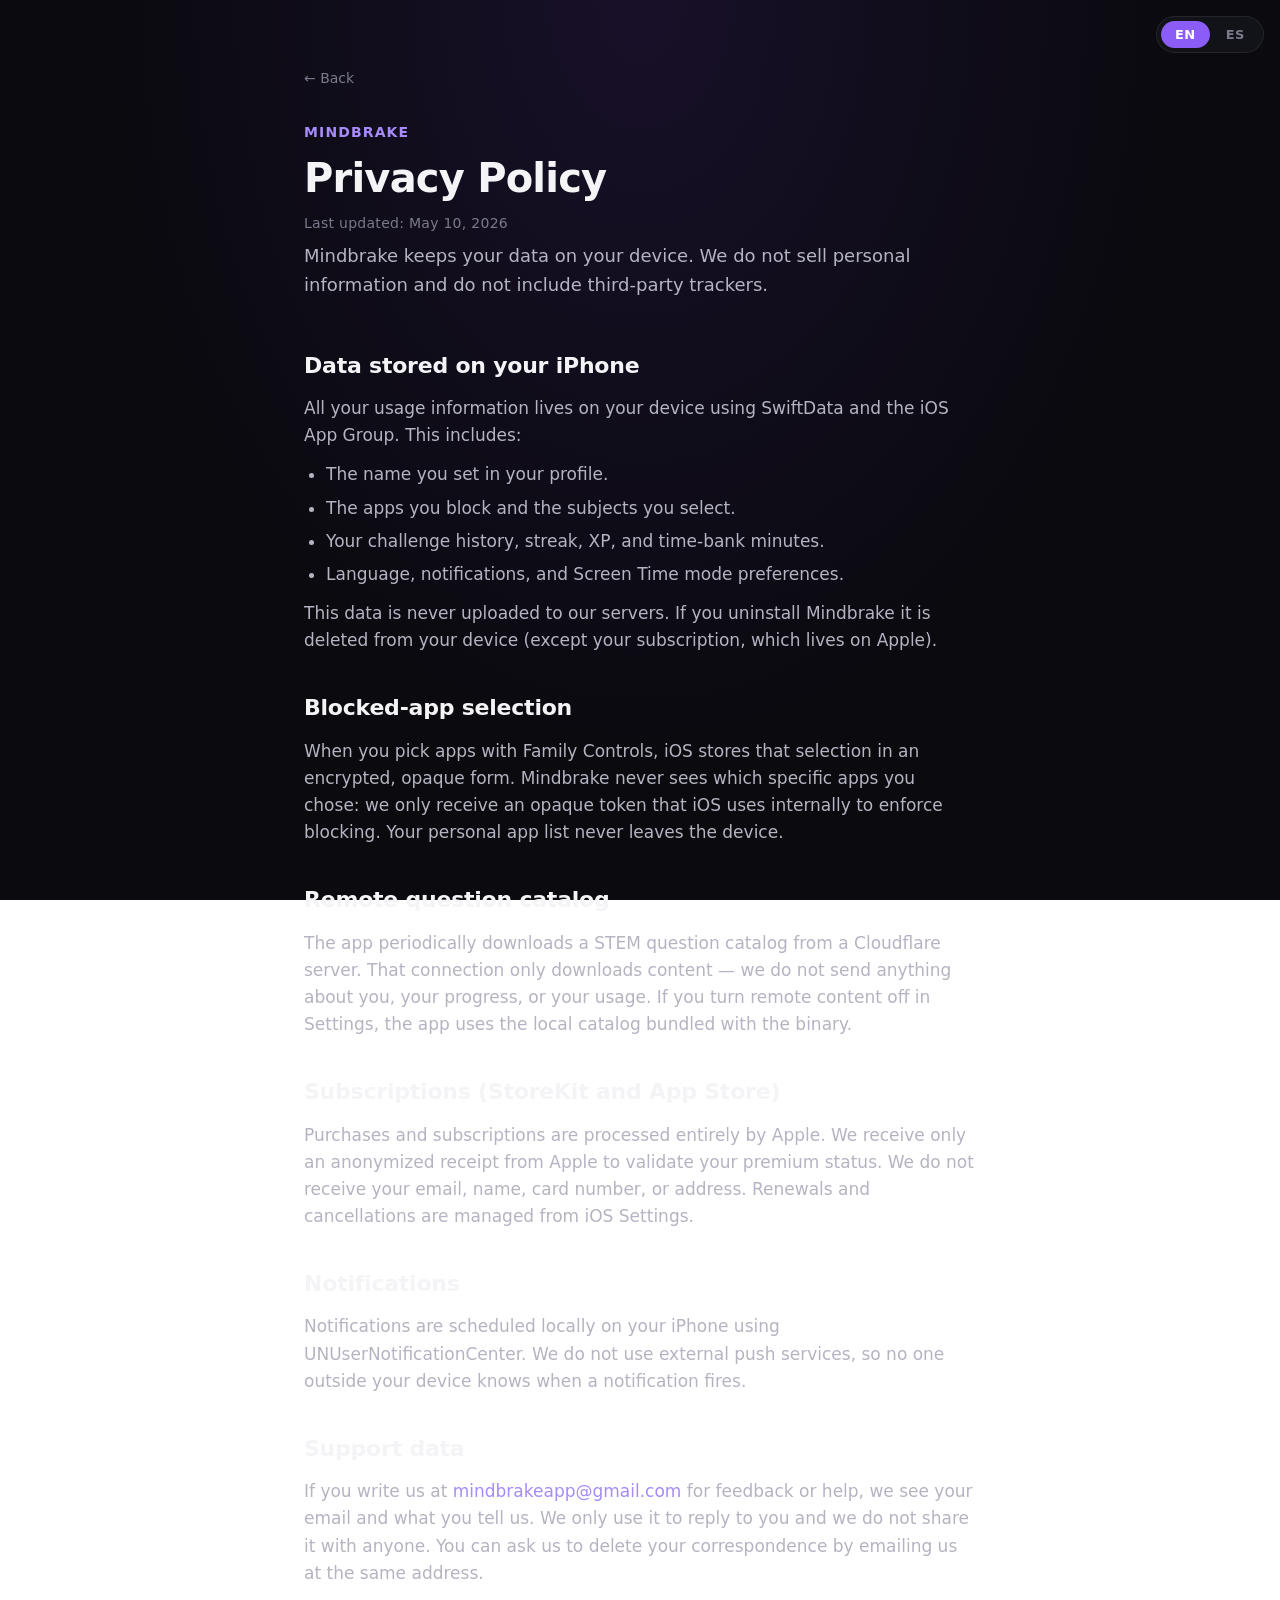
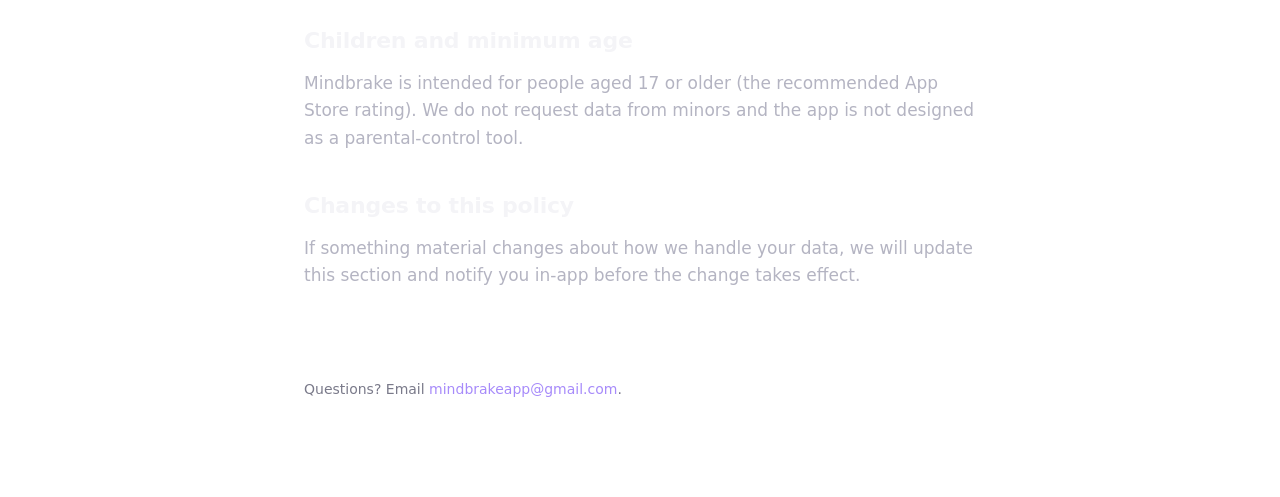
<file: privacy.html>
<!doctype html>
<html lang="en">
<head>
  <meta charset="utf-8">
  <meta name="viewport" content="width=device-width, initial-scale=1">
  <title>Privacy Policy — Mindbrake</title>
  <meta name="description" content="How Mindbrake handles your data — local-first, no third-party trackers.">
  <link rel="stylesheet" href="styles.css">
</head>
<body>
  <main class="wrap">
    <a class="back" href="index.html">
      <span data-lang="en">Back</span>
      <span data-lang="es">Volver</span>
    </a>

    <header class="hero">
      <div class="brand">Mindbrake</div>
      <h1>
        <span data-lang="en">Privacy Policy</span>
        <span data-lang="es">Política de Privacidad</span>
      </h1>
      <div class="updated">
        <span data-lang="en">Last updated: May 10, 2026</span>
        <span data-lang="es">Última actualización: 10 de mayo de 2026</span>
      </div>
      <p class="lede">
        <span data-lang="en">Mindbrake keeps your data on your device. We do not sell personal information and do not include third-party trackers.</span>
        <span data-lang="es">Mindbrake guarda tus datos en tu dispositivo. No vendemos información personal y no incluimos rastreadores de terceros.</span>
      </p>
    </header>

    <!-- EN content -->
    <div data-lang="en">
      <section>
        <h2>Data stored on your iPhone</h2>
        <p>All your usage information lives on your device using SwiftData and the iOS App Group. This includes:</p>
        <ul>
          <li>The name you set in your profile.</li>
          <li>The apps you block and the subjects you select.</li>
          <li>Your challenge history, streak, XP, and time-bank minutes.</li>
          <li>Language, notifications, and Screen Time mode preferences.</li>
        </ul>
        <p>This data is never uploaded to our servers. If you uninstall Mindbrake it is deleted from your device (except your subscription, which lives on Apple).</p>
      </section>

      <section>
        <h2>Blocked-app selection</h2>
        <p>When you pick apps with Family Controls, iOS stores that selection in an encrypted, opaque form. Mindbrake never sees which specific apps you chose: we only receive an opaque token that iOS uses internally to enforce blocking. Your personal app list never leaves the device.</p>
      </section>

      <section>
        <h2>Remote question catalog</h2>
        <p>The app periodically downloads a STEM question catalog from a Cloudflare server. That connection only downloads content — we do not send anything about you, your progress, or your usage. If you turn remote content off in Settings, the app uses the local catalog bundled with the binary.</p>
      </section>

      <section>
        <h2>Subscriptions (StoreKit and App Store)</h2>
        <p>Purchases and subscriptions are processed entirely by Apple. We receive only an anonymized receipt from Apple to validate your premium status. We do not receive your email, name, card number, or address. Renewals and cancellations are managed from iOS Settings.</p>
      </section>

      <section>
        <h2>Notifications</h2>
        <p>Notifications are scheduled locally on your iPhone using UNUserNotificationCenter. We do not use external push services, so no one outside your device knows when a notification fires.</p>
      </section>

      <section>
        <h2>Support data</h2>
        <p>If you write us at <a href="mailto:mindbrakeapp@gmail.com">mindbrakeapp@gmail.com</a> for feedback or help, we see your email and what you tell us. We only use it to reply to you and we do not share it with anyone. You can ask us to delete your correspondence by emailing us at the same address.</p>
      </section>

      <section>
        <h2>Children and minimum age</h2>
        <p>Mindbrake is intended for people aged 17 or older (the recommended App Store rating). We do not request data from minors and the app is not designed as a parental-control tool.</p>
      </section>

      <section>
        <h2>Changes to this policy</h2>
        <p>If something material changes about how we handle your data, we will update this section and notify you in-app before the change takes effect.</p>
      </section>
    </div>

    <!-- ES content -->
    <div data-lang="es">
      <section>
        <h2>Datos que se guardan en tu iPhone</h2>
        <p>Toda la información de tu uso vive en tu dispositivo usando SwiftData y el grupo de aplicaciones de iOS. Esto incluye:</p>
        <ul>
          <li>Nombre que decides poner en tu perfil.</li>
          <li>Apps que eliges bloquear y materias seleccionadas.</li>
          <li>Historial de retos, racha, XP y minutos del banco de tiempo.</li>
          <li>Preferencias de idioma, notificaciones y modo Screen Time.</li>
        </ul>
        <p>Estos datos no se suben a nuestros servidores. Si desinstalas Mindbrake se borran del dispositivo (con la excepción de tu suscripción, que vive en Apple).</p>
      </section>

      <section>
        <h2>Selección de apps bloqueadas</h2>
        <p>Cuando eliges apps con Family Controls, iOS guarda esa selección de forma cifrada y opaca. Mindbrake nunca ve qué apps específicas seleccionaste: solo recibe un identificador opaco que iOS usa internamente para aplicar el bloqueo. Tu lista de apps personales nunca sale del dispositivo.</p>
      </section>

      <section>
        <h2>Catálogo remoto de preguntas</h2>
        <p>La app descarga periódicamente un catálogo de preguntas STEM desde un servidor en Cloudflare. Esa conexión solo descarga contenido — no enviamos información sobre ti, tu progreso, ni tu uso. Si apagas el contenido remoto desde Ajustes, la app usa el catálogo local incluido en el binario.</p>
      </section>

      <section>
        <h2>Suscripciones (StoreKit y App Store)</h2>
        <p>Las compras y suscripciones se procesan en su totalidad por Apple. Nosotros recibimos de Apple únicamente un comprobante anonimizado para validar tu estado premium. No recibimos tu correo, nombre, número de tarjeta, ni dirección. Las renovaciones y cancelaciones se administran desde Ajustes de iOS.</p>
      </section>

      <section>
        <h2>Notificaciones</h2>
        <p>Las notificaciones se programan localmente en tu iPhone usando UNUserNotificationCenter. No usamos servicios push externos, así que nadie fuera de tu dispositivo sabe cuándo recibes una notificación.</p>
      </section>

      <section>
        <h2>Datos de soporte</h2>
        <p>Si nos escribes a <a href="mailto:mindbrakeapp@gmail.com">mindbrakeapp@gmail.com</a> por feedback o ayuda, vemos tu correo y lo que nos cuentes. Solo lo usamos para responderte y no lo compartimos con nadie. Puedes pedirnos que borremos tu correspondencia escribiéndonos al mismo correo.</p>
      </section>

      <section>
        <h2>Niños y edad mínima</h2>
        <p>Mindbrake está pensado para personas mayores de 17 años (es la clasificación de App Store recomendada). No solicitamos datos de menores y no diseñamos la app como herramienta de control parental.</p>
      </section>

      <section>
        <h2>Cambios a esta política</h2>
        <p>Si cambia algo sustancial sobre cómo manejamos tus datos, actualizaremos esta sección y te avisaremos dentro de la app antes del cambio.</p>
      </section>
    </div>

    <footer class="foot">
      <span data-lang="en">Questions? Email <a href="mailto:mindbrakeapp@gmail.com">mindbrakeapp@gmail.com</a>.</span>
      <span data-lang="es">¿Dudas? Escríbenos a <a href="mailto:mindbrakeapp@gmail.com">mindbrakeapp@gmail.com</a>.</span>
    </footer>
  </main>

  <div class="lang-switch" role="group" aria-label="Language">
    <button data-set-lang="en">EN</button>
    <button data-set-lang="es">ES</button>
  </div>

  <script src="lang.js"></script>
</body>
</html>
</file>
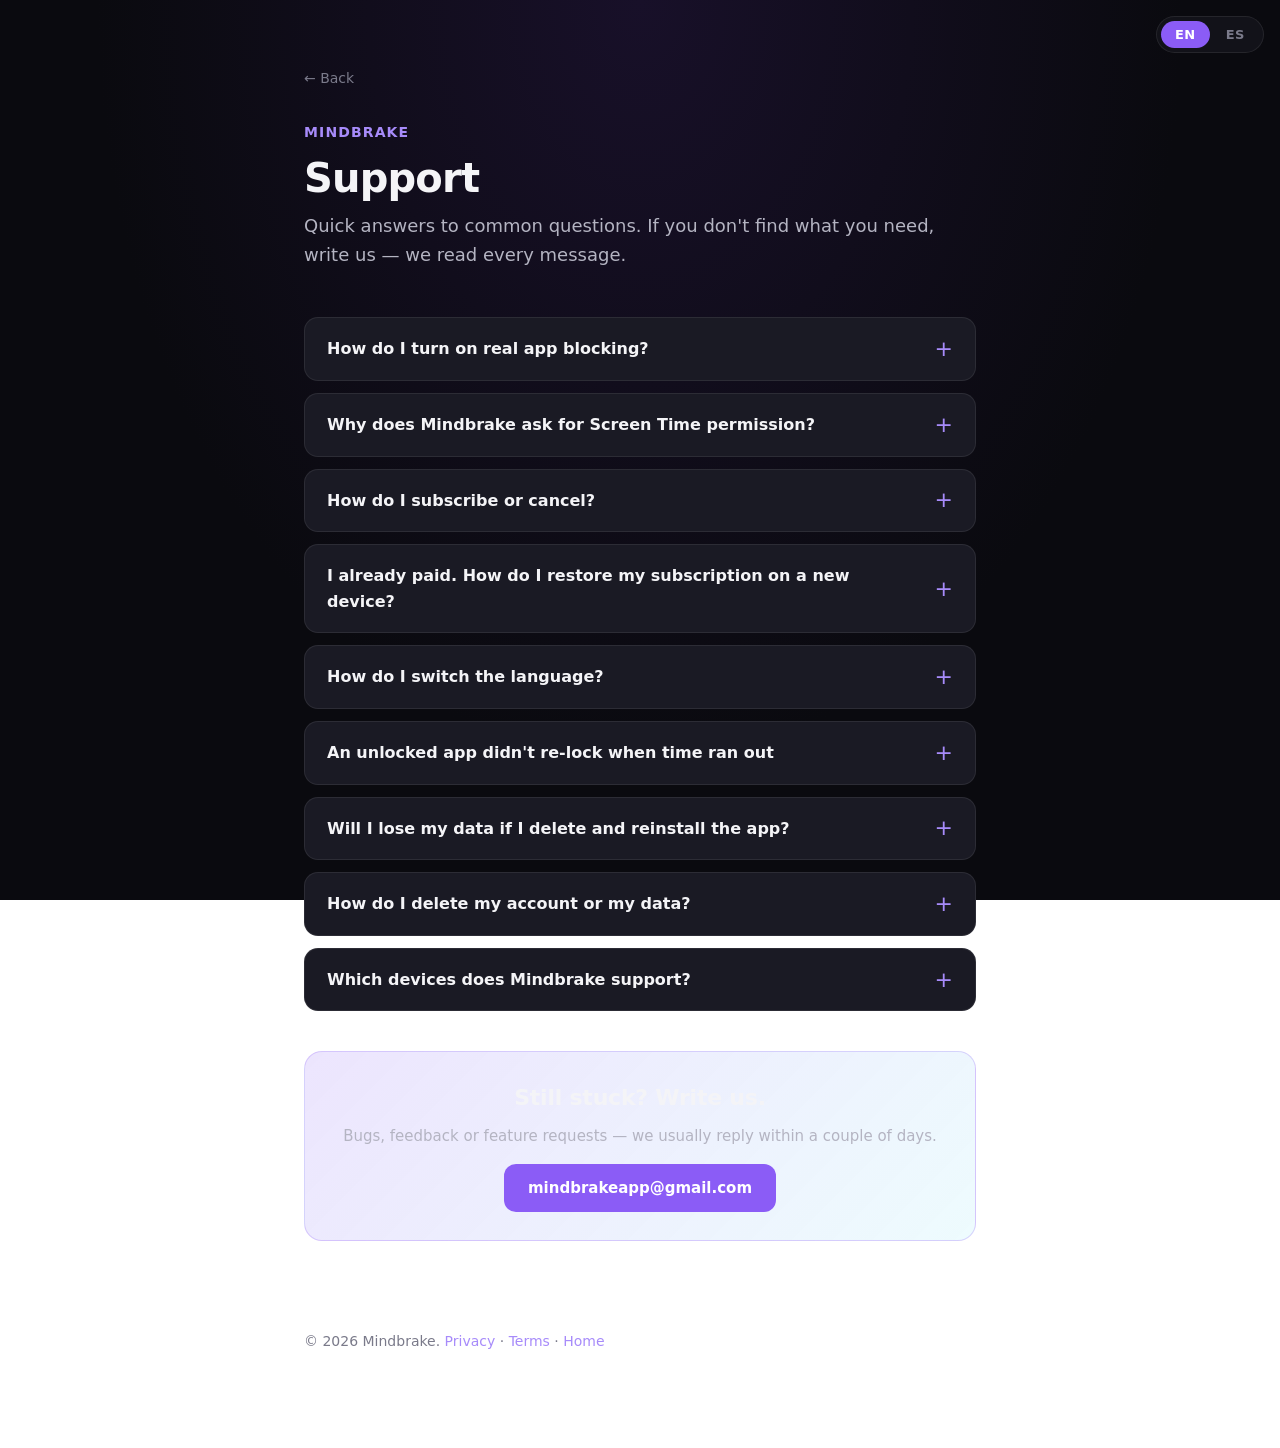
<file: support.html>
<!doctype html>
<html lang="en">
<head>
  <meta charset="utf-8">
  <meta name="viewport" content="width=device-width, initial-scale=1">
  <title>Support — Mindbrake</title>
  <meta name="description" content="Help and support for the Mindbrake iOS app — answers to common questions and how to reach us.">
  <meta name="theme-color" content="#0a0a0f">
  <link rel="icon" type="image/png" href="assets/icon.png">
  <link rel="apple-touch-icon" href="assets/icon.png">
  <link rel="stylesheet" href="styles.css">
</head>
<body>
  <main class="wrap">
    <a class="back" href="index.html">
      <span data-lang="en">Back</span>
      <span data-lang="es">Volver</span>
    </a>

    <header class="hero">
      <div class="brand">Mindbrake</div>
      <h1>
        <span data-lang="en">Support</span>
        <span data-lang="es">Soporte</span>
      </h1>
      <p class="lede" data-i18n>
        <span data-lang="en">Quick answers to common questions. If you don't find what you need, write us — we read every message.</span>
        <span data-lang="es">Respuestas rápidas a preguntas comunes. Si no encuentras lo que necesitas, escríbenos — leemos cada mensaje.</span>
      </p>
    </header>

    <div class="faq">

      <details>
        <summary data-i18n>
          <span data-lang="en">How do I turn on real app blocking?</span>
          <span data-lang="es">¿Cómo activo el bloqueo real de apps?</span>
        </summary>
        <div class="answer">
          <span data-lang="en">In the app, go to <strong>Settings → Real Screen Time</strong> and grant permission when iOS asks. Then open <strong>Controlled apps</strong> and pick which apps you want to block. From that point on, opening those apps will trigger a shield with a Mindbrake challenge.</span>
          <span data-lang="es">En la app entra a <strong>Ajustes → Screen Time real</strong> y otorga el permiso cuando iOS te lo pida. Luego abre <strong>Apps controladas</strong> y elige cuáles quieres bloquear. A partir de ahí, abrir esas apps disparará un escudo con un reto de Mindbrake.</span>
        </div>
      </details>

      <details>
        <summary data-i18n>
          <span data-lang="en">Why does Mindbrake ask for Screen Time permission?</span>
          <span data-lang="es">¿Por qué Mindbrake pide permiso de Screen Time?</span>
        </summary>
        <div class="answer">
          <span data-lang="en">Apple's Screen Time framework is the only way to apply a real block on third-party apps. Mindbrake uses it to show its shield instead of the app you tried to open. Your activity stays on your device — Mindbrake does not send your app usage anywhere.</span>
          <span data-lang="es">El framework Screen Time de Apple es la única forma de aplicar un bloqueo real sobre apps de terceros. Mindbrake lo usa para mostrar su escudo en vez de la app que intentaste abrir. Tu actividad se queda en tu dispositivo — Mindbrake no envía tu uso de apps a ningún lado.</span>
        </div>
      </details>

      <details>
        <summary data-i18n>
          <span data-lang="en">How do I subscribe or cancel?</span>
          <span data-lang="es">¿Cómo me suscribo o cancelo?</span>
        </summary>
        <div class="answer">
          <span data-lang="en">Subscriptions are managed by Apple. Open <strong>Settings → [your name] → Subscriptions</strong> on your iPhone to see Mindbrake, switch between monthly and annual, or cancel. Cancelling stops the renewal at the end of the current period; you keep access until then.</span>
          <span data-lang="es">Las suscripciones las maneja Apple. Abre <strong>Ajustes → [tu nombre] → Suscripciones</strong> en tu iPhone para ver Mindbrake, cambiar entre mensual y anual, o cancelar. Cancelar detiene la renovación al final del período actual; mantienes acceso hasta entonces.</span>
        </div>
      </details>

      <details>
        <summary data-i18n>
          <span data-lang="en">I already paid. How do I restore my subscription on a new device?</span>
          <span data-lang="es">Ya pagué. ¿Cómo restauro mi suscripción en otro dispositivo?</span>
        </summary>
        <div class="answer">
          <span data-lang="en">Sign in with the same Apple ID on the new iPhone and open Mindbrake. In most cases your subscription is recognized at launch. If it isn't, go to <strong>Settings → Subscription → Restore purchases</strong> inside the app.</span>
          <span data-lang="es">Inicia sesión con la misma Apple ID en el nuevo iPhone y abre Mindbrake. La mayoría de las veces tu suscripción se reconoce al abrir la app. Si no, entra a <strong>Ajustes → Suscripción → Restaurar compras</strong> dentro de la app.</span>
        </div>
      </details>

      <details>
        <summary data-i18n>
          <span data-lang="en">How do I switch the language?</span>
          <span data-lang="es">¿Cómo cambio el idioma?</span>
        </summary>
        <div class="answer">
          <span data-lang="en">Mindbrake picks Spanish or English based on your iPhone's region. To change it manually, go to <strong>Settings → Language</strong> inside the app.</span>
          <span data-lang="es">Mindbrake elige español o inglés según la región de tu iPhone. Para cambiarlo a mano, ve a <strong>Ajustes → Idioma</strong> dentro de la app.</span>
        </div>
      </details>

      <details>
        <summary data-i18n>
          <span data-lang="en">An unlocked app didn't re-lock when time ran out</span>
          <span data-lang="es">Una app desbloqueada no se volvió a bloquear cuando se acabó el tiempo</span>
        </summary>
        <div class="answer">
          <span data-lang="en">If you keep the app open across the expiration, iOS sometimes takes a few seconds to reapply the shield. Lock your iPhone or open Mindbrake and the shield will be there. If you see this repeatedly, write us with your iOS version.</span>
          <span data-lang="es">Si mantienes la app abierta cuando expira, iOS a veces tarda unos segundos en volver a aplicar el escudo. Bloquea tu iPhone o abre Mindbrake y el escudo regresará. Si te pasa repetidamente, escríbenos con tu versión de iOS.</span>
        </div>
      </details>

      <details>
        <summary data-i18n>
          <span data-lang="en">Will I lose my data if I delete and reinstall the app?</span>
          <span data-lang="es">¿Pierdo mis datos si borro y reinstalo la app?</span>
        </summary>
        <div class="answer">
          <span data-lang="en">Yes. Mindbrake stores your progress, time bank and stats on your device. Deleting the app removes that data and there is no cloud backup yet. We are working on iCloud sync.</span>
          <span data-lang="es">Sí. Mindbrake guarda tu progreso, banco de tiempo y estadísticas en tu dispositivo. Borrar la app elimina esos datos y por ahora no hay respaldo en la nube. Estamos trabajando en sincronización con iCloud.</span>
        </div>
      </details>

      <details>
        <summary data-i18n>
          <span data-lang="en">How do I delete my account or my data?</span>
          <span data-lang="es">¿Cómo elimino mi cuenta o mis datos?</span>
        </summary>
        <div class="answer">
          <span data-lang="en">Mindbrake doesn't require an account — there is no profile to delete. All your data lives on your device. To erase it, go to <strong>Settings → Reset data</strong> inside the app, or delete the app from your iPhone.</span>
          <span data-lang="es">Mindbrake no requiere cuenta — no hay perfil que borrar. Todos tus datos viven en tu dispositivo. Para borrarlos, ve a <strong>Ajustes → Restablecer datos</strong> dentro de la app, o elimina la app de tu iPhone.</span>
        </div>
      </details>

      <details>
        <summary data-i18n>
          <span data-lang="en">Which devices does Mindbrake support?</span>
          <span data-lang="es">¿Qué dispositivos soporta Mindbrake?</span>
        </summary>
        <div class="answer">
          <span data-lang="en">iPhone with iOS 17 or later. Mindbrake is iPhone only — no iPad or Mac version yet.</span>
          <span data-lang="es">iPhone con iOS 17 o posterior. Mindbrake es solo para iPhone — todavía no hay versión para iPad ni Mac.</span>
        </div>
      </details>

    </div>

    <div class="contact-card">
      <h2 data-i18n>
        <span data-lang="en">Still stuck? Write us.</span>
        <span data-lang="es">¿Sigues atorado? Escríbenos.</span>
      </h2>
      <p data-i18n>
        <span data-lang="en">Bugs, feedback or feature requests — we usually reply within a couple of days.</span>
        <span data-lang="es">Bugs, comentarios o ideas — normalmente respondemos en un par de días.</span>
      </p>
      <a class="email" href="mailto:mindbrakeapp@gmail.com?subject=Mindbrake%20support">mindbrakeapp@gmail.com</a>
    </div>

    <footer class="foot">
      <span data-lang="en">© 2026 Mindbrake. <a href="privacy.html">Privacy</a> · <a href="terms.html">Terms</a> · <a href="index.html">Home</a></span>
      <span data-lang="es">© 2026 Mindbrake. <a href="privacy.html">Privacidad</a> · <a href="terms.html">Términos</a> · <a href="index.html">Inicio</a></span>
    </footer>
  </main>

  <div class="lang-switch" role="group" aria-label="Language">
    <button data-set-lang="en">EN</button>
    <button data-set-lang="es">ES</button>
  </div>

  <script src="lang.js"></script>
</body>
</html>
</file>
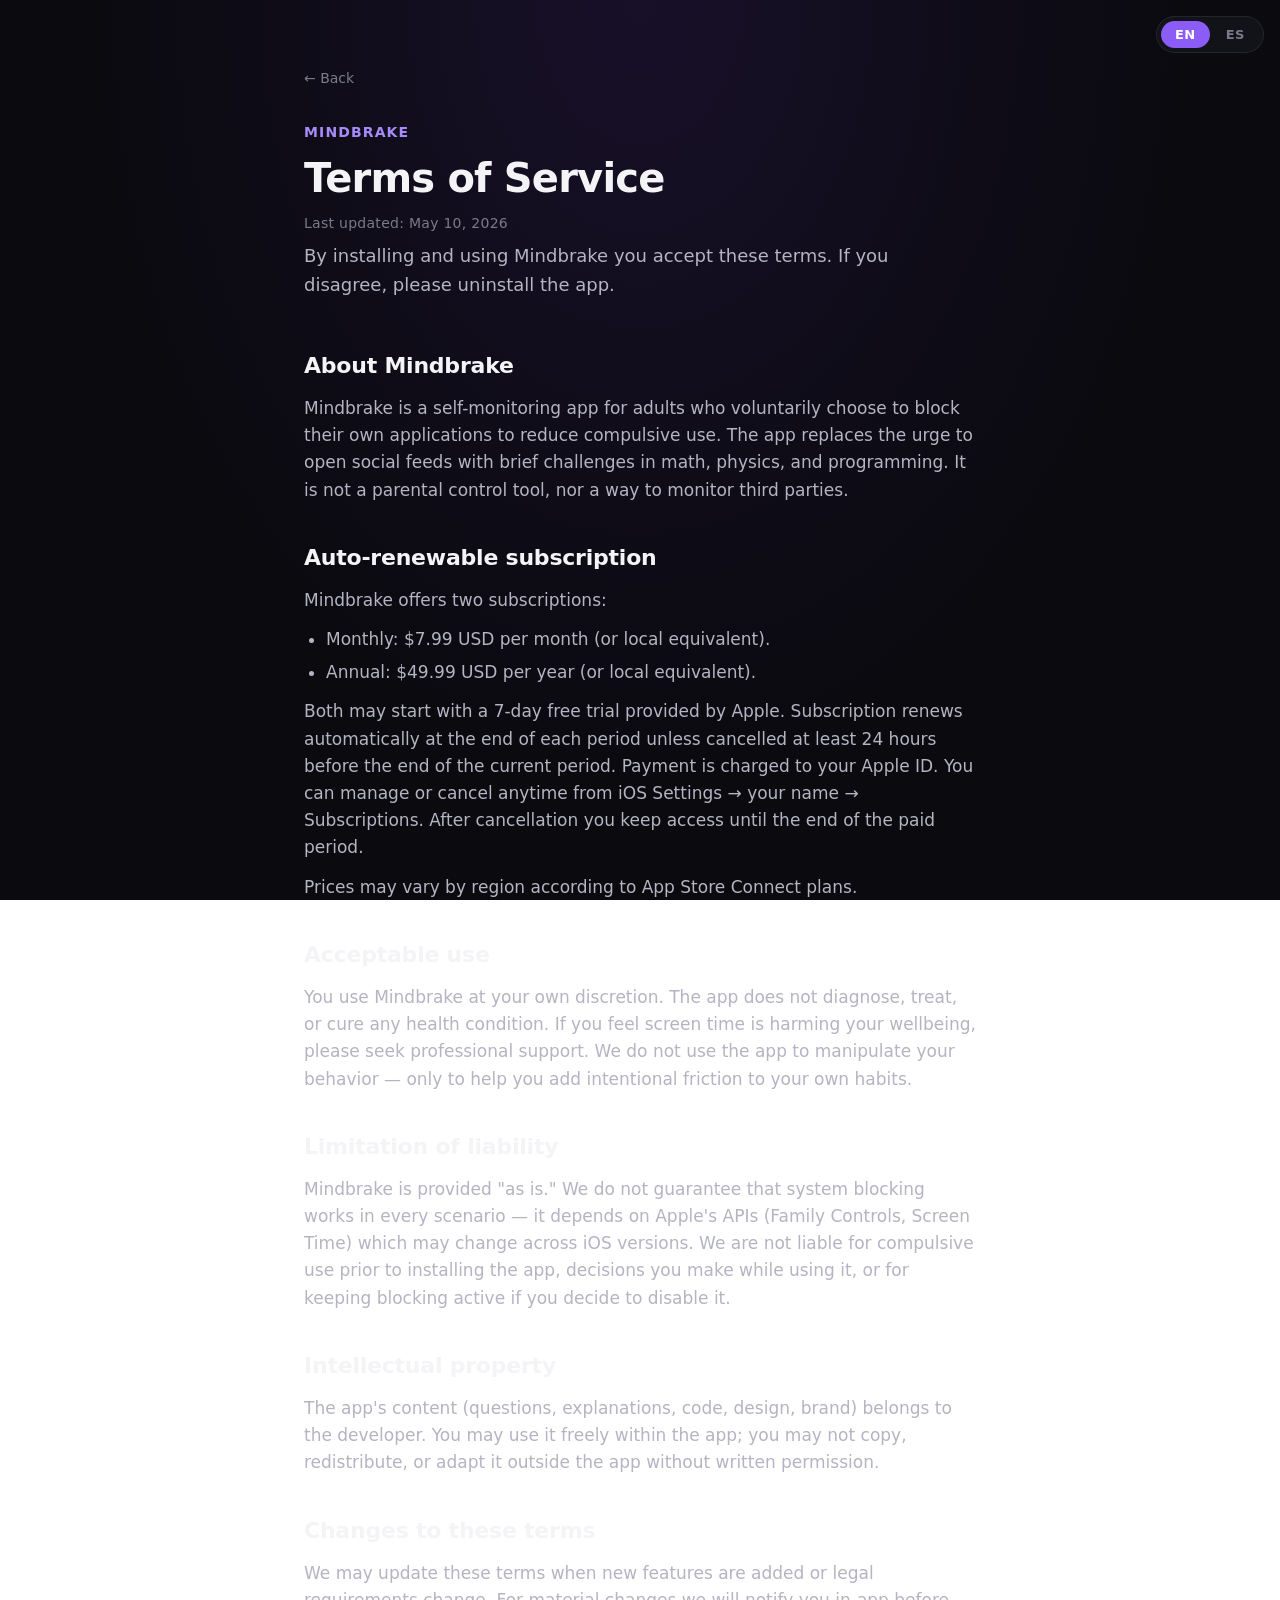
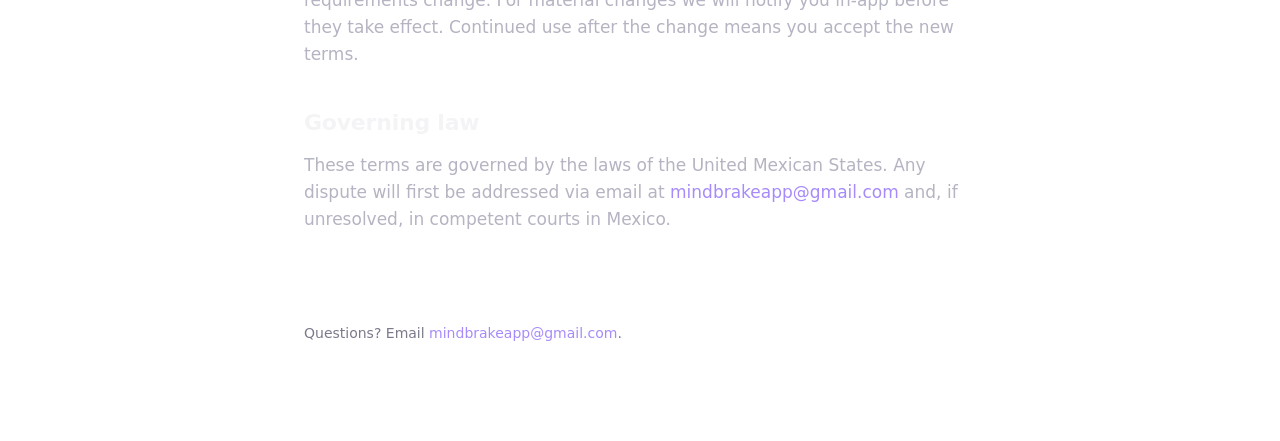
<file: terms.html>
<!doctype html>
<html lang="en">
<head>
  <meta charset="utf-8">
  <meta name="viewport" content="width=device-width, initial-scale=1">
  <title>Terms of Service — Mindbrake</title>
  <meta name="description" content="Terms of service for Mindbrake — subscriptions, acceptable use, and liability.">
  <link rel="stylesheet" href="styles.css">
</head>
<body>
  <main class="wrap">
    <a class="back" href="index.html">
      <span data-lang="en">Back</span>
      <span data-lang="es">Volver</span>
    </a>

    <header class="hero">
      <div class="brand">Mindbrake</div>
      <h1>
        <span data-lang="en">Terms of Service</span>
        <span data-lang="es">Términos de Servicio</span>
      </h1>
      <div class="updated">
        <span data-lang="en">Last updated: May 10, 2026</span>
        <span data-lang="es">Última actualización: 10 de mayo de 2026</span>
      </div>
      <p class="lede">
        <span data-lang="en">By installing and using Mindbrake you accept these terms. If you disagree, please uninstall the app.</span>
        <span data-lang="es">Al instalar y usar Mindbrake aceptas estos términos. Si no estás de acuerdo, desinstala la app.</span>
      </p>
    </header>

    <!-- EN content -->
    <div data-lang="en">
      <section>
        <h2>About Mindbrake</h2>
        <p>Mindbrake is a self-monitoring app for adults who voluntarily choose to block their own applications to reduce compulsive use. The app replaces the urge to open social feeds with brief challenges in math, physics, and programming. It is not a parental control tool, nor a way to monitor third parties.</p>
      </section>

      <section>
        <h2>Auto-renewable subscription</h2>
        <p>Mindbrake offers two subscriptions:</p>
        <ul>
          <li>Monthly: $7.99 USD per month (or local equivalent).</li>
          <li>Annual: $49.99 USD per year (or local equivalent).</li>
        </ul>
        <p>Both may start with a 7-day free trial provided by Apple. Subscription renews automatically at the end of each period unless cancelled at least 24 hours before the end of the current period. Payment is charged to your Apple ID. You can manage or cancel anytime from iOS Settings → your name → Subscriptions. After cancellation you keep access until the end of the paid period.</p>
        <p>Prices may vary by region according to App Store Connect plans.</p>
      </section>

      <section>
        <h2>Acceptable use</h2>
        <p>You use Mindbrake at your own discretion. The app does not diagnose, treat, or cure any health condition. If you feel screen time is harming your wellbeing, please seek professional support. We do not use the app to manipulate your behavior — only to help you add intentional friction to your own habits.</p>
      </section>

      <section>
        <h2>Limitation of liability</h2>
        <p>Mindbrake is provided "as is." We do not guarantee that system blocking works in every scenario — it depends on Apple's APIs (Family Controls, Screen Time) which may change across iOS versions. We are not liable for compulsive use prior to installing the app, decisions you make while using it, or for keeping blocking active if you decide to disable it.</p>
      </section>

      <section>
        <h2>Intellectual property</h2>
        <p>The app's content (questions, explanations, code, design, brand) belongs to the developer. You may use it freely within the app; you may not copy, redistribute, or adapt it outside the app without written permission.</p>
      </section>

      <section>
        <h2>Changes to these terms</h2>
        <p>We may update these terms when new features are added or legal requirements change. For material changes we will notify you in-app before they take effect. Continued use after the change means you accept the new terms.</p>
      </section>

      <section>
        <h2>Governing law</h2>
        <p>These terms are governed by the laws of the United Mexican States. Any dispute will first be addressed via email at <a href="mailto:mindbrakeapp@gmail.com">mindbrakeapp@gmail.com</a> and, if unresolved, in competent courts in Mexico.</p>
      </section>
    </div>

    <!-- ES content -->
    <div data-lang="es">
      <section>
        <h2>Sobre Mindbrake</h2>
        <p>Mindbrake es una app de auto-monitoreo dirigida a personas adultas que voluntariamente eligen bloquear sus propias aplicaciones para reducir el uso compulsivo. La app reemplaza el reflejo de abrir redes con retos breves de matemáticas, física y programación. No es una herramienta de control parental ni para vigilar a terceros.</p>
      </section>

      <section>
        <h2>Suscripción auto-renovable</h2>
        <p>Mindbrake ofrece dos suscripciones:</p>
        <ul>
          <li>Mensual: $7.99 USD por mes (o equivalente en moneda local).</li>
          <li>Anual: $49.99 USD por año (o equivalente en moneda local).</li>
        </ul>
        <p>Ambas pueden iniciar con una prueba gratuita de 7 días configurada por Apple. La suscripción se renueva automáticamente al final de cada periodo a menos que la canceles al menos 24 horas antes del fin del periodo en curso. El pago se cobra a tu Apple ID. Puedes administrar o cancelar tu suscripción en cualquier momento desde Ajustes de iOS → tu nombre → Suscripciones. Al cancelar mantienes el acceso hasta el final del periodo pagado.</p>
        <p>Los precios pueden ajustarse en mercados específicos según los planes de App Store Connect.</p>
      </section>

      <section>
        <h2>Uso aceptable</h2>
        <p>Usas Mindbrake bajo tu propio criterio. La app no diagnostica, trata ni cura ninguna condición de salud. Si crees que tu uso de pantallas afecta tu bienestar, busca apoyo profesional. No usamos la app para manipular tu comportamiento, solo para que tú mismo añadas fricción intencional a tus hábitos.</p>
      </section>

      <section>
        <h2>Limitación de responsabilidad</h2>
        <p>Mindbrake se proporciona "tal cual". No garantizamos que el bloqueo del sistema funcione en todos los escenarios — depende de las APIs de Apple (Family Controls, Screen Time) que pueden cambiar entre versiones de iOS. No nos hacemos responsables por usos compulsivos previos al uso de la app, decisiones tomadas mientras usas la app, ni por mantener el bloqueo activo si decides desactivarlo.</p>
      </section>

      <section>
        <h2>Propiedad intelectual</h2>
        <p>El contenido de la app (preguntas, explicaciones, código, diseño, marca) es propiedad del desarrollador. Puedes usarlo libremente dentro de la app; no puedes copiarlo, redistribuirlo ni adaptarlo fuera de ella sin permiso escrito.</p>
      </section>

      <section>
        <h2>Cambios a estos términos</h2>
        <p>Podemos actualizar estos términos cuando agreguemos funciones nuevas o cambien requisitos legales. Si hay cambios sustanciales, lo notificaremos dentro de la app antes de que entren en vigor. El uso continuado después del cambio significa que los aceptas.</p>
      </section>

      <section>
        <h2>Ley aplicable</h2>
        <p>Estos términos se rigen por las leyes de los Estados Unidos Mexicanos. Cualquier disputa se atenderá primero por correo en <a href="mailto:mindbrakeapp@gmail.com">mindbrakeapp@gmail.com</a> y, de no resolverse, en tribunales competentes en México.</p>
      </section>
    </div>

    <footer class="foot">
      <span data-lang="en">Questions? Email <a href="mailto:mindbrakeapp@gmail.com">mindbrakeapp@gmail.com</a>.</span>
      <span data-lang="es">¿Dudas? Escríbenos a <a href="mailto:mindbrakeapp@gmail.com">mindbrakeapp@gmail.com</a>.</span>
    </footer>
  </main>

  <div class="lang-switch" role="group" aria-label="Language">
    <button data-set-lang="en">EN</button>
    <button data-set-lang="es">ES</button>
  </div>

  <script src="lang.js"></script>
</body>
</html>
</file>
<file: styles.css>
:root {
  --bg: #0a0a0f;
  --bg-soft: #14141c;
  --surface: #1a1a24;
  --border: rgba(255,255,255,0.08);
  --text: #f4f4f7;
  --text-dim: #b4b4c2;
  --text-faint: #7a7a8a;
  --violet: #8b5cf6;
  --violet-soft: #a78bfa;
  --teal: #22d3ee;
  --amber: #f59e0b;
}

* { box-sizing: border-box; }

html, body {
  margin: 0;
  padding: 0;
  background: radial-gradient(ellipse at top, #181029 0%, var(--bg) 60%) fixed;
  color: var(--text);
  font-family: -apple-system, BlinkMacSystemFont, "SF Pro Rounded", "SF Pro Text", system-ui, sans-serif;
  font-size: 17px;
  line-height: 1.6;
  -webkit-font-smoothing: antialiased;
  -moz-osx-font-smoothing: grayscale;
}

a {
  color: var(--violet-soft);
  text-decoration: none;
}
a:hover { text-decoration: underline; }

.wrap {
  max-width: 720px;
  margin: 0 auto;
  padding: 64px 24px 96px;
}
.wrap.narrow { max-width: 640px; }

.hero {
  margin-bottom: 48px;
}

.brand {
  font-weight: 700;
  font-size: 14px;
  letter-spacing: 0.08em;
  text-transform: uppercase;
  color: var(--violet-soft);
  margin-bottom: 12px;
}

h1 {
  font-family: -apple-system, BlinkMacSystemFont, "SF Pro Rounded", system-ui, sans-serif;
  font-weight: 700;
  font-size: 40px;
  line-height: 1.1;
  letter-spacing: -0.02em;
  margin: 0 0 12px;
}

h2 {
  font-weight: 600;
  font-size: 22px;
  letter-spacing: -0.01em;
  margin: 36px 0 12px;
  color: var(--text);
}

.lede {
  color: var(--text-dim);
  font-size: 18px;
  margin: 0;
}

.updated {
  color: var(--text-faint);
  font-size: 14px;
  letter-spacing: 0.02em;
  margin-bottom: 8px;
}

section p, section ul {
  color: var(--text-dim);
  margin: 0 0 12px;
}

section ul {
  padding-left: 22px;
}
section li {
  margin-bottom: 6px;
}

.foot {
  margin-top: 64px;
  padding-top: 24px;
  border-top: 1px solid var(--border);
  color: var(--text-faint);
  font-size: 14px;
}

/* Doc cards (index) */
.docs {
  display: grid;
  gap: 14px;
  margin-bottom: 56px;
}

.doc-card {
  display: block;
  background: var(--surface);
  border: 1px solid var(--border);
  border-radius: 16px;
  padding: 22px 24px;
  color: var(--text);
  transition: transform 0.15s ease, border-color 0.15s ease;
}
.doc-card:hover {
  border-color: rgba(139,92,246,0.4);
  transform: translateY(-1px);
  text-decoration: none;
}
.doc-title {
  display: block;
  font-weight: 600;
  font-size: 18px;
  margin-bottom: 4px;
}
.doc-meta {
  display: block;
  color: var(--text-dim);
  font-size: 15px;
}

/* Back link */
.back {
  display: inline-block;
  margin-bottom: 32px;
  color: var(--text-faint);
  font-size: 14px;
}
.back::before {
  content: "← ";
}

/* Language switch */
.lang-switch {
  position: fixed;
  top: 16px;
  right: 16px;
  background: rgba(20,20,28,0.85);
  backdrop-filter: blur(12px);
  -webkit-backdrop-filter: blur(12px);
  border: 1px solid var(--border);
  border-radius: 999px;
  padding: 4px;
  display: inline-flex;
  gap: 2px;
  z-index: 100;
}
.lang-switch button {
  background: transparent;
  color: var(--text-faint);
  border: 0;
  padding: 6px 14px;
  font-family: inherit;
  font-size: 13px;
  font-weight: 600;
  letter-spacing: 0.04em;
  border-radius: 999px;
  cursor: pointer;
  transition: background 0.15s ease, color 0.15s ease;
}
.lang-switch button:hover {
  color: var(--text);
}
.lang-switch button.active {
  background: var(--violet);
  color: white;
}

/* Language visibility — only show selected language */
html[lang="en"] [data-lang="es"] { display: none; }
html[lang="es"] [data-lang="en"] { display: none; }

/* When a parent has data-i18n the spans are inline children */
[data-i18n] [data-lang] { display: inline; }
html[lang="en"] [data-i18n] [data-lang="es"] { display: none; }
html[lang="es"] [data-i18n] [data-lang="en"] { display: none; }

@media (max-width: 540px) {
  .wrap { padding: 48px 20px 80px; }
  h1 { font-size: 32px; }
  h2 { font-size: 20px; }
  body { font-size: 16px; }
}

/* ====== Landing / marketing page ====== */

.wrap.wide { max-width: 1100px; }

.site-nav {
  display: flex;
  align-items: center;
  justify-content: space-between;
  padding: 24px 0 56px;
}

.site-nav .brand-row {
  display: inline-flex;
  align-items: center;
  gap: 10px;
  color: var(--text);
  font-weight: 700;
  font-size: 17px;
  letter-spacing: -0.01em;
}

.site-nav .brand-row img {
  width: 28px;
  height: 28px;
  border-radius: 7px;
  display: block;
}

.site-nav .nav-links {
  display: inline-flex;
  gap: 22px;
  font-size: 14px;
}

.site-nav .nav-links a {
  color: var(--text-dim);
  font-weight: 500;
}

.site-nav .nav-links a:hover {
  color: var(--text);
  text-decoration: none;
}

.hero-landing {
  text-align: center;
  padding: 24px 0 88px;
}

.hero-landing .brand-icon {
  width: 96px;
  height: 96px;
  border-radius: 22px;
  display: block;
  margin: 0 auto 28px;
  box-shadow:
    0 8px 24px rgba(139, 92, 246, 0.35),
    0 0 0 1px rgba(255, 255, 255, 0.06);
}

.hero-landing h1 {
  font-size: 56px;
  line-height: 1.05;
  max-width: 760px;
  margin: 0 auto 20px;
}

.hero-landing h1 .accent {
  background: linear-gradient(90deg, var(--violet-soft), var(--teal));
  -webkit-background-clip: text;
  background-clip: text;
  color: transparent;
}

.hero-landing .lede {
  font-size: 19px;
  max-width: 580px;
  margin: 0 auto 36px;
}

.cta-row {
  display: inline-flex;
  gap: 14px;
  flex-wrap: wrap;
  justify-content: center;
}

.btn-appstore {
  display: inline-flex;
  align-items: center;
  gap: 12px;
  background: #000;
  color: #fff;
  border: 1px solid rgba(255, 255, 255, 0.18);
  padding: 12px 22px 12px 18px;
  border-radius: 14px;
  font-weight: 600;
  text-align: left;
  transition: transform 0.15s ease, border-color 0.15s ease;
}

.btn-appstore:hover {
  text-decoration: none;
  transform: translateY(-1px);
  border-color: rgba(255, 255, 255, 0.32);
}

.btn-appstore svg {
  width: 26px;
  height: 26px;
  fill: currentColor;
  flex-shrink: 0;
}

.btn-appstore .appstore-text {
  display: flex;
  flex-direction: column;
  line-height: 1.1;
}

.btn-appstore .appstore-text .small {
  font-size: 11px;
  font-weight: 500;
  letter-spacing: 0.04em;
  opacity: 0.85;
}

.btn-appstore .appstore-text .big {
  font-size: 18px;
  font-weight: 600;
  letter-spacing: -0.01em;
}

.btn-ghost {
  display: inline-flex;
  align-items: center;
  gap: 8px;
  background: transparent;
  color: var(--text);
  border: 1px solid var(--border);
  padding: 14px 22px;
  border-radius: 14px;
  font-weight: 600;
  font-size: 16px;
  transition: border-color 0.15s ease, background 0.15s ease;
}

.btn-ghost:hover {
  text-decoration: none;
  border-color: rgba(139, 92, 246, 0.5);
  background: rgba(139, 92, 246, 0.06);
}

.section {
  padding: 56px 0;
  border-top: 1px solid var(--border);
}

.section-title {
  text-align: center;
  margin: 0 auto 12px;
  font-size: 34px;
  font-weight: 700;
  letter-spacing: -0.02em;
  max-width: 720px;
}

.section-lede {
  text-align: center;
  color: var(--text-dim);
  max-width: 560px;
  margin: 0 auto 48px;
  font-size: 17px;
}

.steps {
  display: grid;
  grid-template-columns: repeat(3, 1fr);
  gap: 18px;
  margin-top: 32px;
}

.step {
  background: var(--surface);
  border: 1px solid var(--border);
  border-radius: 18px;
  padding: 26px 24px;
}

.step-num {
  display: inline-flex;
  align-items: center;
  justify-content: center;
  width: 34px;
  height: 34px;
  border-radius: 999px;
  background: rgba(139, 92, 246, 0.16);
  color: var(--violet-soft);
  font-weight: 700;
  font-size: 15px;
  margin-bottom: 14px;
}

.step h3 {
  margin: 0 0 6px;
  font-size: 18px;
  font-weight: 600;
  letter-spacing: -0.01em;
}

.step p {
  margin: 0;
  color: var(--text-dim);
  font-size: 15px;
}

.features-grid {
  display: grid;
  grid-template-columns: repeat(2, 1fr);
  gap: 18px;
}

.feature-card {
  background: var(--surface);
  border: 1px solid var(--border);
  border-radius: 20px;
  padding: 28px;
  transition: border-color 0.15s ease, transform 0.15s ease;
}

.feature-card:hover {
  border-color: rgba(139, 92, 246, 0.35);
  transform: translateY(-2px);
}

.feature-icon {
  width: 48px;
  height: 48px;
  border-radius: 14px;
  display: inline-flex;
  align-items: center;
  justify-content: center;
  margin-bottom: 18px;
}

.feature-icon svg {
  width: 24px;
  height: 24px;
}

.feature-icon.violet {
  background: rgba(139, 92, 246, 0.16);
  color: var(--violet-soft);
}

.feature-icon.teal {
  background: rgba(34, 211, 238, 0.14);
  color: var(--teal);
}

.feature-icon.amber {
  background: rgba(245, 158, 11, 0.14);
  color: var(--amber);
}

.feature-card h3 {
  margin: 0 0 8px;
  font-size: 19px;
  font-weight: 600;
  letter-spacing: -0.01em;
}

.feature-card p {
  margin: 0;
  color: var(--text-dim);
  font-size: 15px;
}

.showcase {
  display: flex;
  gap: 20px;
  overflow-x: auto;
  scroll-snap-type: x mandatory;
  padding: 8px 4px 24px;
  margin: 0 -4px;
  scrollbar-width: thin;
  scrollbar-color: rgba(139, 92, 246, 0.4) transparent;
}

.showcase::-webkit-scrollbar { height: 8px; }
.showcase::-webkit-scrollbar-track { background: transparent; }
.showcase::-webkit-scrollbar-thumb {
  background: rgba(139, 92, 246, 0.4);
  border-radius: 999px;
}

.showcase img {
  width: 320px;
  flex-shrink: 0;
  border-radius: 24px;
  scroll-snap-align: start;
  display: block;
  box-shadow: 0 12px 40px rgba(0, 0, 0, 0.45);
}

.cta-banner {
  text-align: center;
  background: linear-gradient(135deg, rgba(139, 92, 246, 0.18), rgba(34, 211, 238, 0.12));
  border: 1px solid rgba(139, 92, 246, 0.3);
  border-radius: 24px;
  padding: 48px 32px;
  margin-top: 32px;
}

.cta-banner h2 {
  margin: 0 0 12px;
  font-size: 30px;
  letter-spacing: -0.02em;
}

.cta-banner p {
  color: var(--text-dim);
  margin: 0 0 24px;
  font-size: 17px;
}

.site-foot {
  margin-top: 96px;
  padding: 40px 0 24px;
  border-top: 1px solid var(--border);
  display: flex;
  flex-wrap: wrap;
  gap: 24px;
  align-items: center;
  justify-content: space-between;
  color: var(--text-faint);
  font-size: 14px;
}

.site-foot .foot-brand {
  display: inline-flex;
  align-items: center;
  gap: 10px;
  color: var(--text);
  font-weight: 600;
}

.site-foot .foot-brand img {
  width: 22px;
  height: 22px;
  border-radius: 6px;
}

.site-foot .foot-links {
  display: inline-flex;
  gap: 18px;
  flex-wrap: wrap;
}

.site-foot .foot-links a {
  color: var(--text-dim);
}

.site-foot .foot-meta {
  width: 100%;
  text-align: left;
  color: var(--text-faint);
  font-size: 13px;
  margin-top: 8px;
}

/* Support page (FAQ) */
.faq {
  display: grid;
  gap: 12px;
  margin-top: 24px;
}

.faq details {
  background: var(--surface);
  border: 1px solid var(--border);
  border-radius: 14px;
  padding: 18px 22px;
}

.faq details[open] {
  border-color: rgba(139, 92, 246, 0.35);
}

.faq summary {
  cursor: pointer;
  font-weight: 600;
  font-size: 16px;
  list-style: none;
  display: flex;
  align-items: center;
  justify-content: space-between;
  gap: 12px;
  color: var(--text);
}

.faq summary::-webkit-details-marker { display: none; }

.faq summary::after {
  content: "+";
  color: var(--violet-soft);
  font-size: 22px;
  font-weight: 400;
  line-height: 1;
  transition: transform 0.2s ease;
}

.faq details[open] summary::after {
  content: "\2212";
}

.faq .answer {
  margin-top: 12px;
  color: var(--text-dim);
  font-size: 15px;
  line-height: 1.65;
}

.contact-card {
  margin-top: 40px;
  background: linear-gradient(135deg, rgba(139, 92, 246, 0.16), rgba(34, 211, 238, 0.08));
  border: 1px solid rgba(139, 92, 246, 0.25);
  border-radius: 18px;
  padding: 28px;
  text-align: center;
}

.contact-card h2 {
  margin: 0 0 8px;
  font-size: 22px;
}

.contact-card p {
  color: var(--text-dim);
  margin: 0 0 16px;
  font-size: 15px;
}

.contact-card a.email {
  display: inline-block;
  background: var(--violet);
  color: white;
  padding: 12px 24px;
  border-radius: 12px;
  font-weight: 600;
  font-size: 15px;
}

.contact-card a.email:hover {
  text-decoration: none;
  background: var(--violet-soft);
}

@media (max-width: 760px) {
  .hero-landing { padding: 16px 0 56px; }
  .hero-landing h1 { font-size: 38px; }
  .hero-landing .lede { font-size: 17px; }
  .hero-landing .brand-icon { width: 80px; height: 80px; border-radius: 18px; margin-bottom: 22px; }
  .section { padding: 40px 0; }
  .section-title { font-size: 26px; }
  .steps { grid-template-columns: 1fr; }
  .features-grid { grid-template-columns: 1fr; }
  .showcase img { width: 240px; }
  .cta-banner { padding: 36px 22px; }
  .cta-banner h2 { font-size: 24px; }
  .site-nav { padding: 16px 0 32px; }
  .site-nav .nav-links { gap: 14px; }
  .site-foot { flex-direction: column; align-items: flex-start; gap: 14px; }
}
</file>
